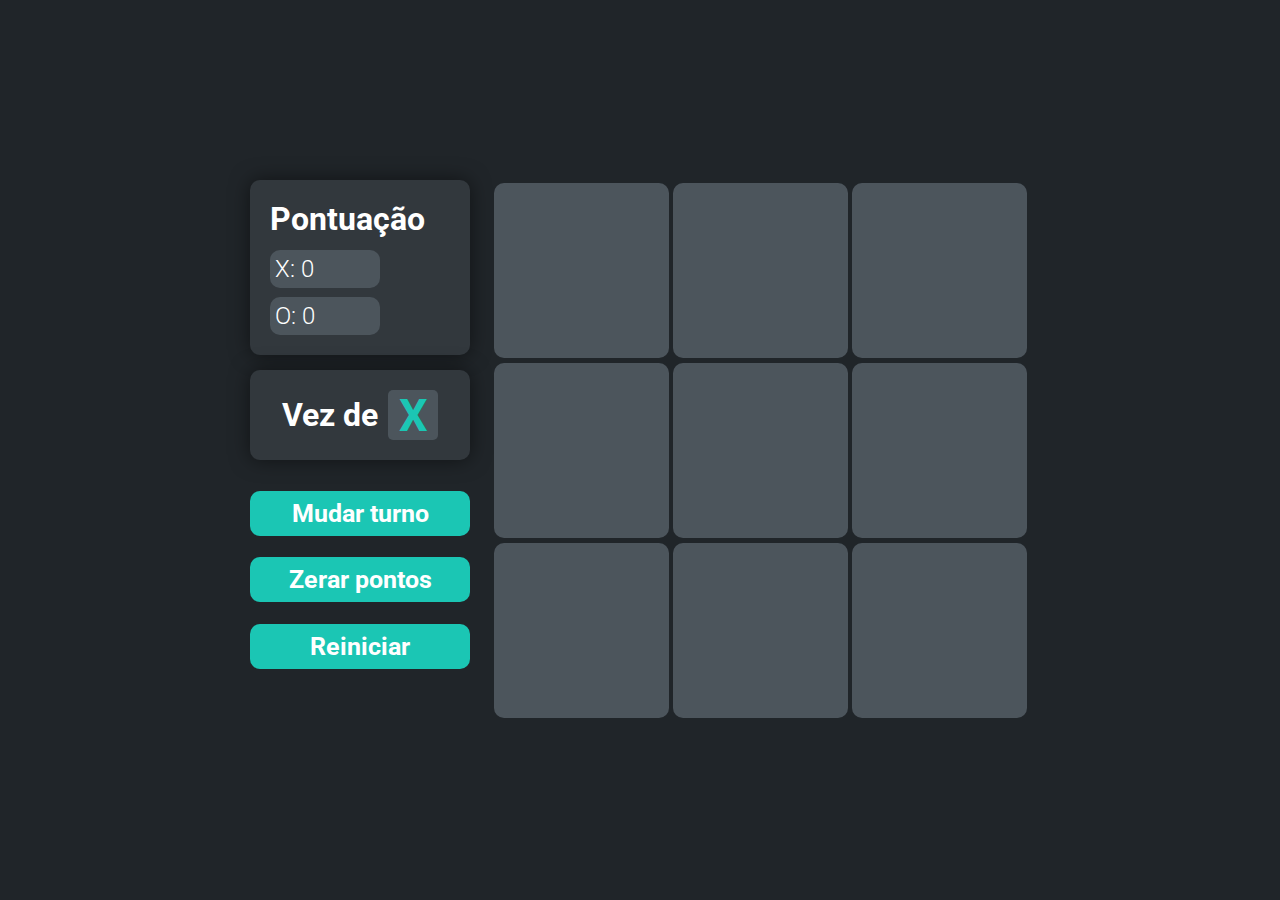
<file: index.html>
<!DOCTYPE html>
<html lang="pt-br">
<head>
    <meta charset="UTF-8">
    <meta http-equiv="X-UA-Compatible" content="IE=edge">
    <meta name="viewport" content="width=device-width, initial-scale=1.0">
    
    <link rel="preconnect" href="https://fonts.googleapis.com">
    <link rel="preconnect" href="https://fonts.gstatic.com" crossorigin>
    <link href="https://fonts.googleapis.com/css2?family=Roboto:wght@100;300;400;500&display=swap" rel="stylesheet">

  

    <link rel="stylesheet" href="index.css">
    <link rel="shortcut icon" href="https://upload.wikimedia.org/wikipedia/commons/thumb/f/f6/Tic_Tac_Toe.png/200px-Tic_Tac_Toe.png" type="image/x-icon">
    <!-- https://color.adobe.com/pt/Dark-UI-color-theme-7388196/  -->
    <!-- PALETA DE CORES -->

    <title>Tic Tac Toe</title>
</head>
<body>

    <div class="divAll">

        <div class="scoreTurnDiv">

            <div class="divPontPlac">
                <div class="scoreDiv divPrin">
                    <h1 class="scoreTitle">Pontuação</h1>
                    <div class="playerScoreDiv">
                        <h2 id="scoreX" class="scoreText">X: 0</h2>
                        <h2 id="scoreO"  class="scoreText">O: 0</h2>
                    </div>
                </div>
        
                <div class="playerTurnDiv divPrin">
                    <h1 class="playerTurnText">Vez de</h1>
                    <div class="vezDeDiv">
                        <h1 id="turnoAviso" class="formaEstilo">X</h1>
                    </div>
                </div>
            </div>

            <div class="divBotoes">
                <button id="turnoChange" class="botaoZerar">Mudar turno</button>
                <button id="zerarPonto" class="botaoZerar">Zerar pontos</button>
                <button id="resetar" class="botaoZerar">Reiniciar</button>
            </div>
        </div>

        <div id="allDivGame" class="gameBlocks">
            <div class="botaoJogo" id="l1c1"></div>
            <div class="botaoJogo" id="l1c2"></div>
            <div class="botaoJogo" id="l1c3"></div>

            <div class="botaoJogo" id="l2c1"></div>
            <div class="botaoJogo" id="l2c2"></div>
            <div class="botaoJogo" id="l2c3"></div>

            <div class="botaoJogo" id="l3c1"></div>
            <div class="botaoJogo" id="l3c2"></div>
            <div class="botaoJogo" id="l3c3"></div>
        </div>
    </div>
    
</body>
<script src="script.js"></script>
</html>
</file>
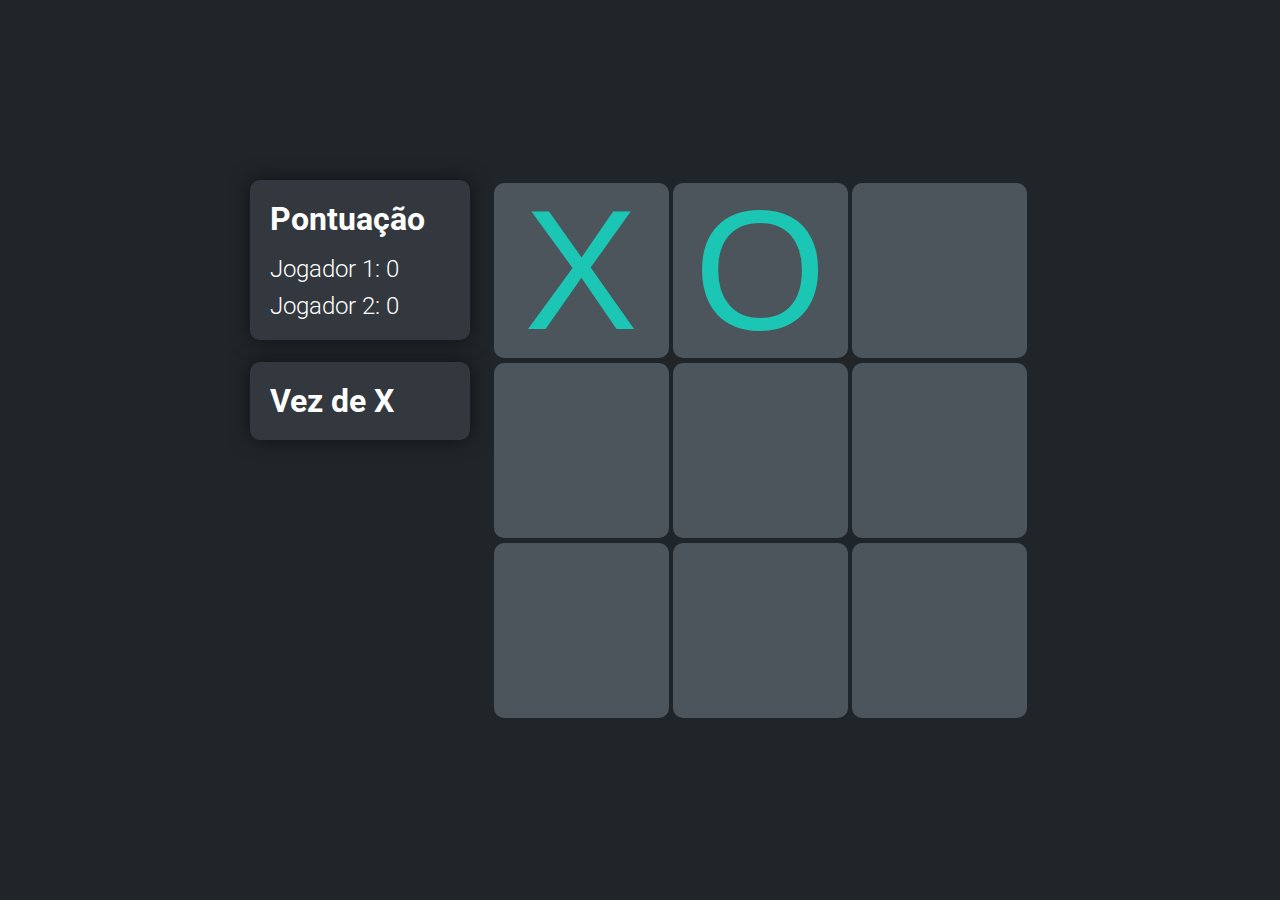
<file: ticTacToeAtt/index.html>
<!DOCTYPE html>
<html lang="en">
<head>
    <meta charset="UTF-8">
    <meta http-equiv="X-UA-Compatible" content="IE=edge">
    <meta name="viewport" content="width=device-width, initial-scale=1.0">
    
    <link rel="preconnect" href="https://fonts.googleapis.com">
    <link rel="preconnect" href="https://fonts.gstatic.com" crossorigin>
    <link href="https://fonts.googleapis.com/css2?family=Roboto:wght@100;300;400;500&display=swap" rel="stylesheet">

    <link rel="stylesheet" href="index.css">

    <!-- https://color.adobe.com/pt/Dark-UI-color-theme-7388196/  -->
    <!-- PALETA DE CORES -->

    <title>Document</title>
</head>
<body>


    <div class="divAll">

        <div class="scoreTurnDiv">

            <div class="scoreDiv divPrin">
                <h1 class="scoreTitle">Pontuação</h1>
                <div class="playerScoreDiv">
                    <h2 class="scoreText">Jogador 1: 0</h2>
                    <h2 class="scoreText">Jogador 2: 0</h2>
                </div>
            </div>
    
            <div class="playerTurnDiv divPrin">
                <h1 class="playerTurnText">Vez de X</h1>
            </div>

        </div>

        <div class="gameBlocks">
            <div>X</div>
            <div>O</div>
            <div></div>
            <div></div>
            <div></div>
            <div></div>
            <div></div>
            <div></div>
            <div></div>
        </div>


    </div>
    
</body>
</html>
</file>
<file: index.css>
*{
    margin: 0;
    font-family: "Roboto";
}

body{
    height: 100vh;
    background-color: #202529;
    display: flex;
    justify-content: center;
    align-items: center;
    flex-direction: column;
}

h1{
    font-weight: bold;
}

h2{
    font-weight: 300;
}

h1,h2{
    color: white;
}

.tituloJogo{
    margin-bottom: 50px;
    font-size: 100px;
}

.divAll{
    display: flex;
    align-items: center;
    justify-content: center;

}

.scoreTurnDiv{
    display: flex;
    flex-direction: column;
    align-self: flex-start;
    margin-right: 20px;
    height: 500px;
    justify-content: space-between;
}

.divPrin{
    padding: 20px;
    border-radius: 10px;
    background-color: #32383D;
    display: flex;
    flex-direction: column;
    align-items: flex-start;
    justify-content: space-between;
    box-shadow: rgba(0, 0, 0, 0.500) 0 0 20px;
    width: 180px;
}

.botaoZerar{
    height: 45px;
    font-size: 25px;
    font-weight: bold;
    border: transparent;
    border-radius: 10px;
    color: white;
    background-color: #1BC6B4;
    transition: all 0.5s;
}

.botaoZerar:hover{
    cursor: pointer;
    background-color: #32383D;
    color: #5bdfd1;
}

.playerTurnDiv{
    height: fit-content;
    display: flex;
    align-items: center;
    justify-content: center;
    flex-direction: row;
}

.playerTurnText{
    margin-right: 10px;
}

.vezDeDiv{
    background-color: #4C555C;
    border-radius: 5px;
    width: 50px;
    height: 50px;
    display: flex;
    justify-content: center;
    align-items: center;
}

.divBotoes{
    display: flex;
    flex-direction: column;
    height: 200px;
    justify-content: space-around;
}

.divPontPlac{
    display: flex;
    flex-direction: column;
    justify-content: space-between;
    height: 280px;
}

.scoreDiv{
    height: 135px;
}

.scoreText{
    background-color: #4C555C;
    border-radius: 10px;
    width: 100px;
    padding: 5px;
}

.playerScoreDiv{
    display: flex;
    flex-direction: column;
    justify-content: space-between;
    height: 85px;
}


.gameBlocks{
    width: 540px;
    height: 540px;
    display: flex;
    flex-wrap: wrap;
    align-items: center;
    justify-content: center;
}

.gameBlocks > div{
    display: flex;
    align-items: center;
    justify-content: center;
    font-size: 170px;
    width: 175px;
    height: 175px;
    margin: 2px;
    border-radius: 10px;
    color: #1BC6B4;
    background-color: #4C555C;
}

.formaEstilo{
    color: #1BC6B4;
    font-size: 45px;
}

@media screen and (max-width: 825px) {
    
    .divAll {
        display: flex;
        align-items: center;
        justify-content: center;
        flex-direction: column;
    }

    .scoreTurnDiv {
        display: flex;
        flex-direction: row;
        width: 540px;
        margin: 0;
        height: 300px;
    }

    .divBotoes{
        display: flex;
        flex-direction: column;
        height: 70%;
    }

    .divPontPlac{
        display: flex;
        flex-direction: column;
        justify-content: space-between;
        height: 280px;
    }

    .botaoZerar{
        width: 215px;
    }

}

@media screen and (max-width: 450px) {
    
    .divAll {
        display: flex;
        align-items: center;
        justify-content: center;
        flex-direction: column;
    }

    .divPrin {
        width: 150px;
    }

    .scoreTurnDiv {
        display: flex;
        flex-direction: row;
        width: 390px;
        margin: 0;
        height: 380px;
        flex-direction: column-reverse;
    }

    .divBotoes{
        display: flex;
        flex-direction: column;
        height: 70%;
        margin-bottom: 10px;
    }

    .divPontPlac{
        display: flex;
        flex-direction: row;
        justify-content: space-between;
        height: 280px;
        margin-bottom: 10px;
    }

    .botaoZerar{
        width: 390px;
    }

    .gameBlocks {
        width: 390px;
        height: 390px;
        display: flex;
        flex-wrap: wrap;
        align-items: center;
        justify-content: center;
    }

    .gameBlocks > div {
        font-size: 100px;
        width: 125px;
        height: 125px;
        margin: 2px;

    }

    .playerTurnDiv {
        height: 135px;
        width: 130px;
        flex-direction: column;
        justify-content: space-between;
    }

    .vezDeDiv {
        width: 80px;
        height: 80px;
    }
    .formaEstilo {
        color: #1BC6B4;
        font-size: 65px;
    }
    h1{
        font-size: 30px;
    }
    
}
</file>
<file: ticTacToeAtt/index.css>
*{
    margin: 0;
    font-family: "Roboto";
}

body{
    height: 100vh;
    background-color: #202529;
    display: flex;
    justify-content: center;
    align-items: center;
}

h1{
    font-weight: bold;
}

h2{
    font-weight: 300;
}

h1,h2{
    color: white;
}

.divAll{
    display: flex;
    align-items: center;
    justify-content: center;

}

.scoreTurnDiv{
    display: flex;
    flex-direction: column;
    align-self: flex-start;
    margin-right: 20px;
    height: 260px;
    justify-content: space-between;
}

.divPrin{
    padding: 20px;
    border-radius: 10px;
    background-color: #32383D;
    display: flex;
    flex-direction: column;
    align-items: flex-start;
    justify-content: space-between;
    box-shadow: rgba(0, 0, 0, 0.500) 0 0 20px;
 
    width: 180px;
}

.playerTurnDiv{
    height: fit-content;
}

.scoreDiv{
    height: 120px;
}

.playerScoreDiv{
    display: flex;
    flex-direction: column;
    justify-content: space-between;
    height: 65px;
}


.gameBlocks{
    width: 540px;
    height: 540px;
    display: flex;
    flex-wrap: wrap;
    align-items: center;
    justify-content: center;
}

.gameBlocks > div{
    display: flex;
    align-items: center;
    justify-content: center;
    font-size: 170px;
    font-family: Arial, Helvetica, sans-serif;
    width: 175px;
    height: 175px;
    margin: 2px;
    border-radius: 10px;
    color: #1BC6B4;
    background-color: #4C555C;
}
</file>
